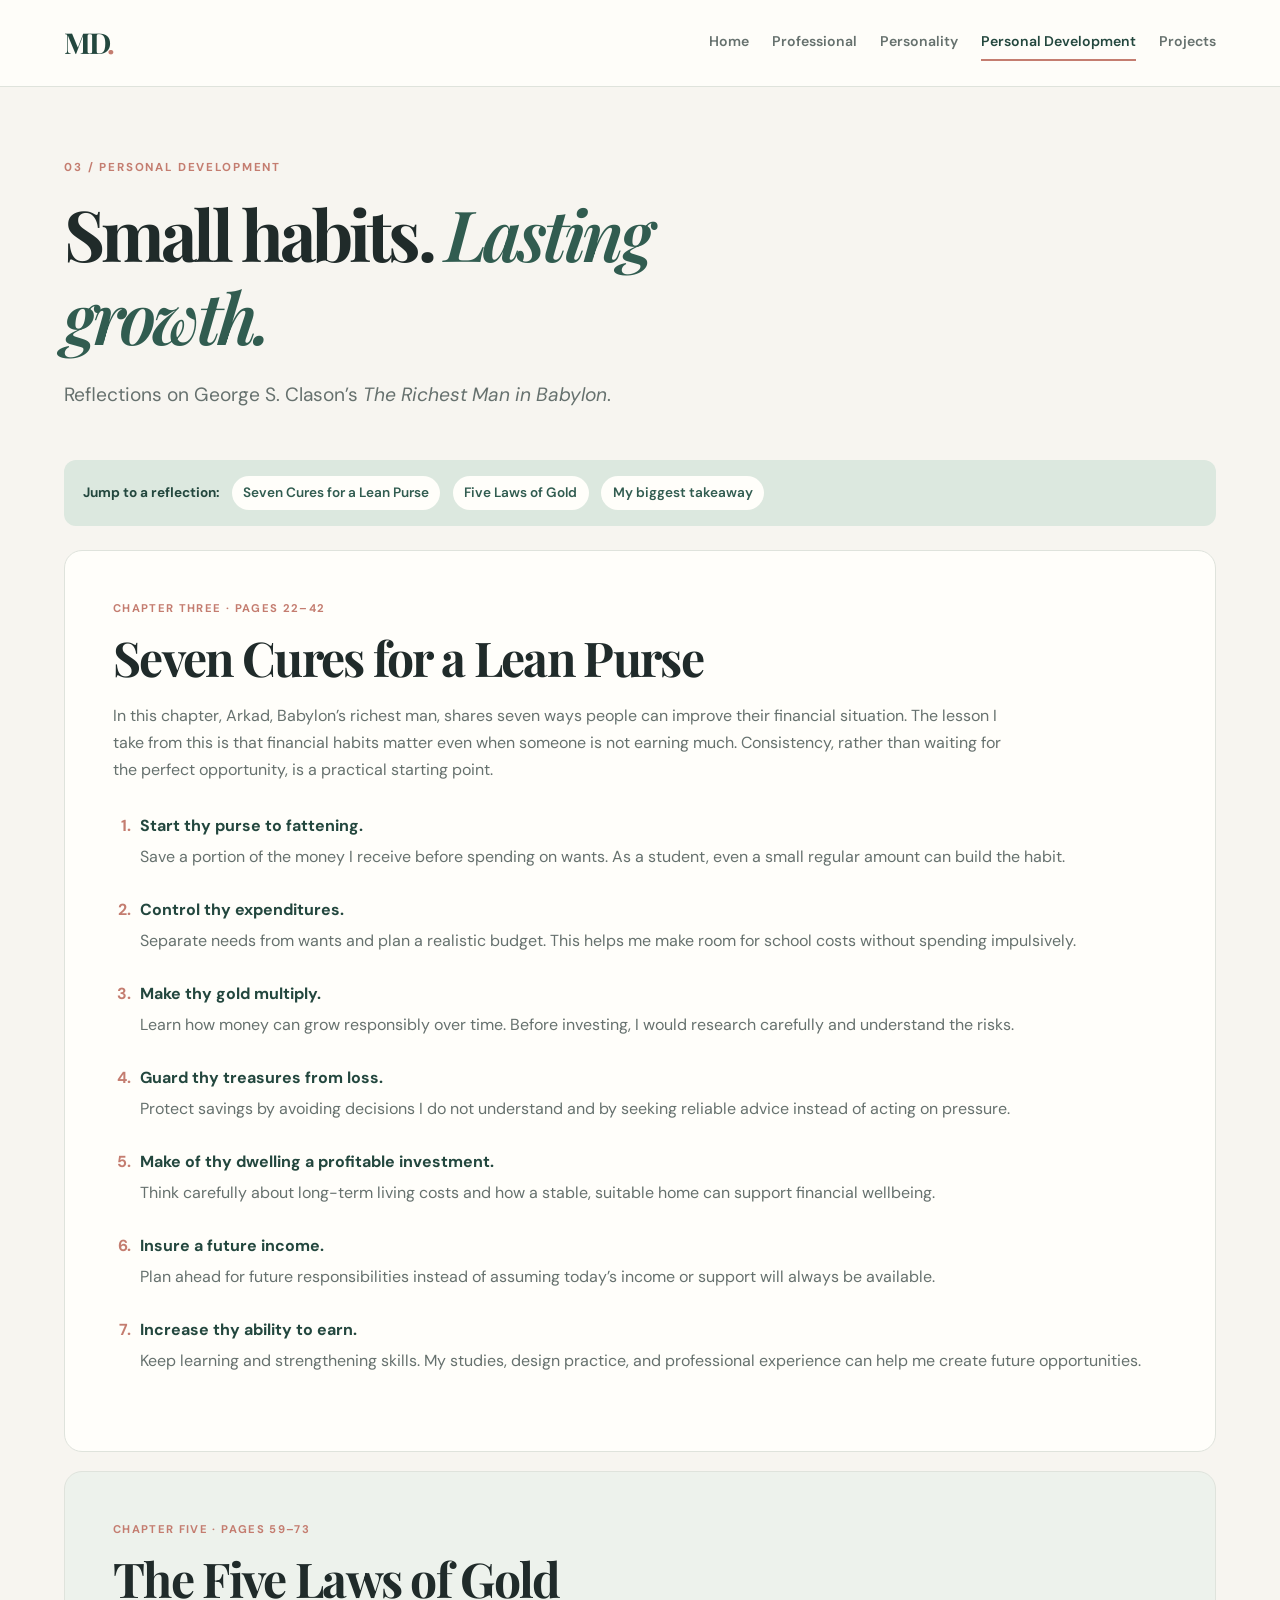
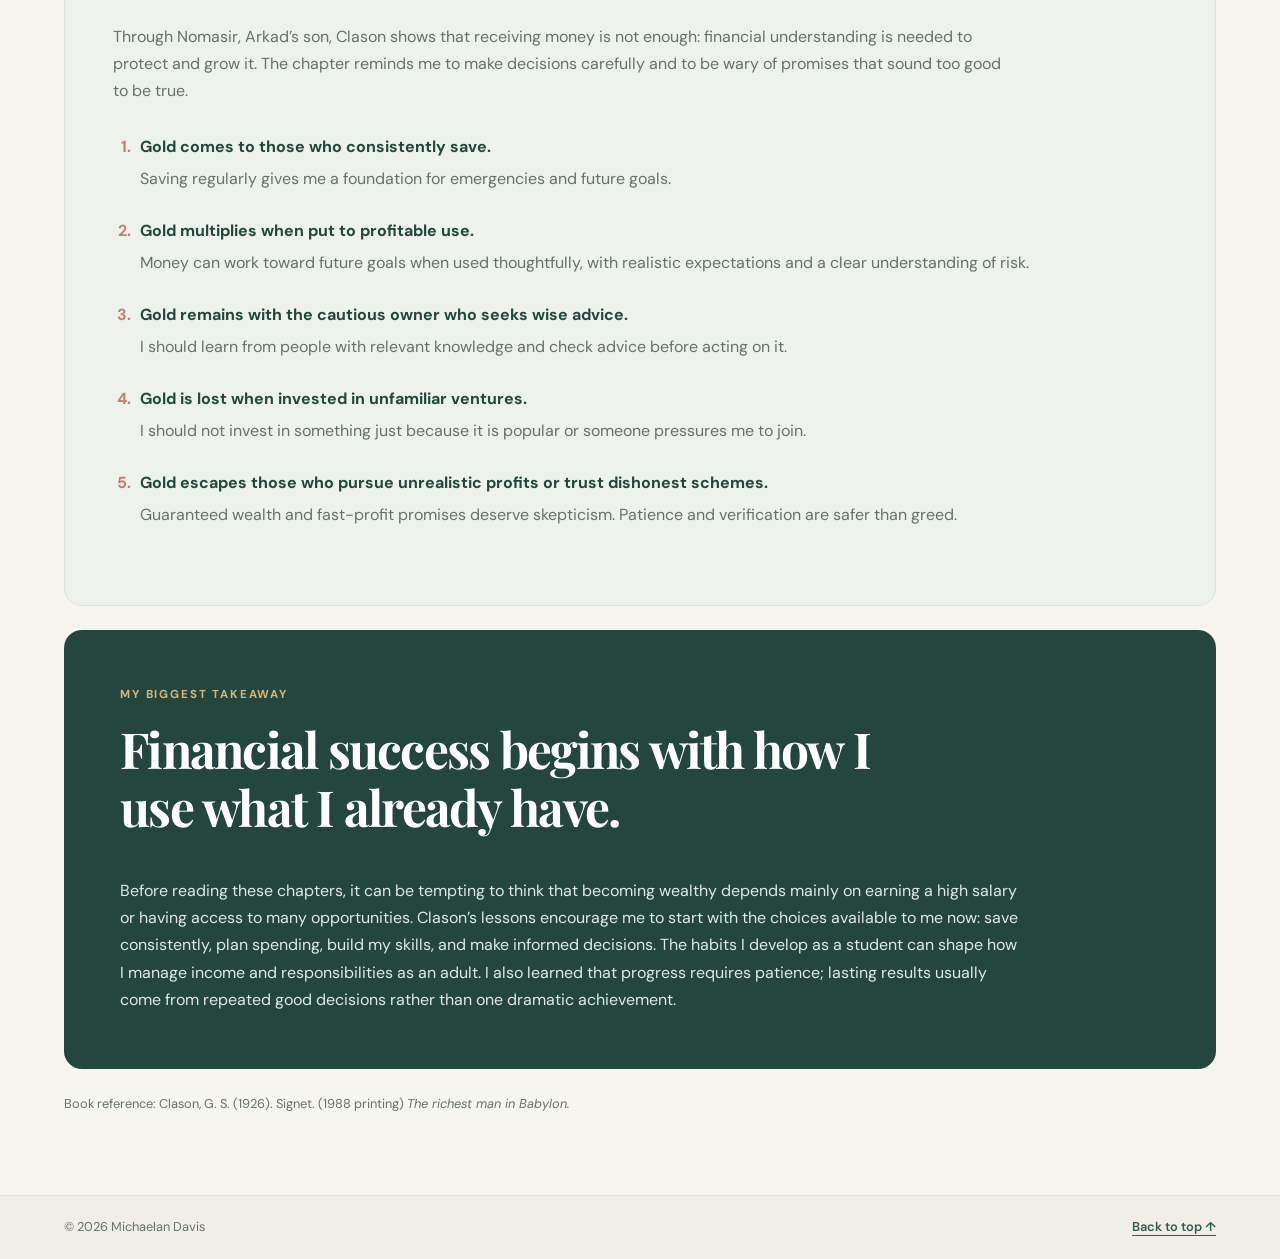
<file: development.html>
<!DOCTYPE html>
<html>
<head><meta name="viewport" content="width=device-width, initial-scale=1.0"><title>Personal Development | Michaelan Davis</title>
  <link href="https://fonts.googleapis.com/css2?family=DM+Sans:wght@400;500;600;700&family=Playfair+Display:wght@600;700&display=swap" rel="stylesheet"><link rel="stylesheet" href="../style.css">
</head>
<body>
   <header class="site-header"><a class="brand" href="index.html">MD<span>.</span></a><nav aria-label="Main navigation"><a href="index.html">Home</a><a href="professional.html">Professional</a><a href="personality.html">Personality</a><a class="active" href="development.html">Personal Development</a><a href="projects.html">Projects</a></nav></header>
   <main class="wrap page-main"><section class="page-heading"><p class="eyebrow">03 / PERSONAL DEVELOPMENT</p><h1>Small habits. <em>Lasting growth.</em></h1><p class="lead">Reflections on George S. Clason’s <em>The Richest Man in Babylon</em>.</p></section>
   <div class="chapter-nav"><span>Jump to a reflection:</span><a href="#seven-cures">Seven Cures for a Lean Purse</a><a href="#five-laws">Five Laws of Gold</a><a href="#takeaway">My biggest takeaway</a></div>
   <section id="seven-cures" class="reading-section"><div class="chapter-label">CHAPTER THREE · PAGES 22–42</div>
      <h2>Seven Cures for a Lean Purse</h2><p>In this chapter, Arkad, Babylon’s richest man, shares seven ways people can improve their financial situation. The lesson I take from this is that financial habits matter even when someone is not earning much. Consistency, rather than waiting for the perfect opportunity, is a practical starting point.</p><ol class="numbered-lessons"><li><strong>Start thy purse to fattening.</strong><p>Save a portion of the money I receive before spending on wants. As a student, even a small regular amount can build the habit.</p></li><li><strong>Control thy expenditures.</strong><p>Separate needs from wants and plan a realistic budget. This helps me make room for school costs without spending impulsively.</p></li><li><strong>Make thy gold multiply.</strong><p>Learn how money can grow responsibly over time. Before investing, I would research carefully and understand the risks.</p></li><li><strong>Guard thy treasures from loss.</strong><p>Protect savings by avoiding decisions I do not understand and by seeking reliable advice instead of acting on pressure.</p></li><li><strong>Make of thy dwelling a profitable investment.</strong><p>Think carefully about long-term living costs and how a stable, suitable home can support financial wellbeing.</p></li><li><strong>Insure a future income.</strong><p>Plan ahead for future responsibilities instead of assuming today’s income or support will always be available.</p></li><li><strong>Increase thy ability to earn.</strong><p>Keep learning and strengthening skills. My studies, design practice, and professional experience can help me create future opportunities.</p></li></ol></section>
   <section id="five-laws" class="reading-section alternate"><div class="chapter-label">CHAPTER FIVE · PAGES 59–73</div>
      <h2>The Five Laws of Gold</h2><p>Through Nomasir, Arkad’s son, Clason shows that receiving money is not enough: financial understanding is needed to protect and grow it. The chapter reminds me to make decisions carefully and to be wary of promises that sound too good to be true.</p><ol class="numbered-lessons"><li><strong>Gold comes to those who consistently save.</strong><p>Saving regularly gives me a foundation for emergencies and future goals.</p></li><li><strong>Gold multiplies when put to profitable use.</strong><p>Money can work toward future goals when used thoughtfully, with realistic expectations and a clear understanding of risk.</p></li><li><strong>Gold remains with the cautious owner who seeks wise advice.</strong><p>I should learn from people with relevant knowledge and check advice before acting on it.</p></li><li><strong>Gold is lost when invested in unfamiliar ventures.</strong><p>I should not invest in something just because it is popular or someone pressures me to join.</p></li><li><strong>Gold escapes those who pursue unrealistic profits or trust dishonest schemes.</strong><p>Guaranteed wealth and fast-profit promises deserve skepticism. Patience and verification are safer than greed.</p></li></ol></section>
   <section id="takeaway" class="takeaway-panel"><p class="eyebrow">MY BIGGEST TAKEAWAY</p>
      <h2>Financial success begins with how I use what I already have.</h2><p>Before reading these chapters, it can be tempting to think that becoming wealthy depends mainly on earning a high salary or having access to many opportunities. Clason’s lessons encourage me to start with the choices available to me now: save consistently, plan spending, build my skills, and make informed decisions. The habits I develop as a student can shape how I manage income and responsibilities as an adult. I also learned that progress requires patience; lasting results usually come from repeated good decisions rather than one dramatic achievement.</p></section>
   <p class="source-note">Book reference: Clason, G. S. (1926). Signet. (1988 printing) <em>The richest man in Babylon.</em></p></main>
   <footer class="site-footer"><div class="wrap footer-inner"><span>© 2026 Michaelan Davis</span><a href="#top">Back to top ↑</a></div></footer>
</body>
</html>
</file>
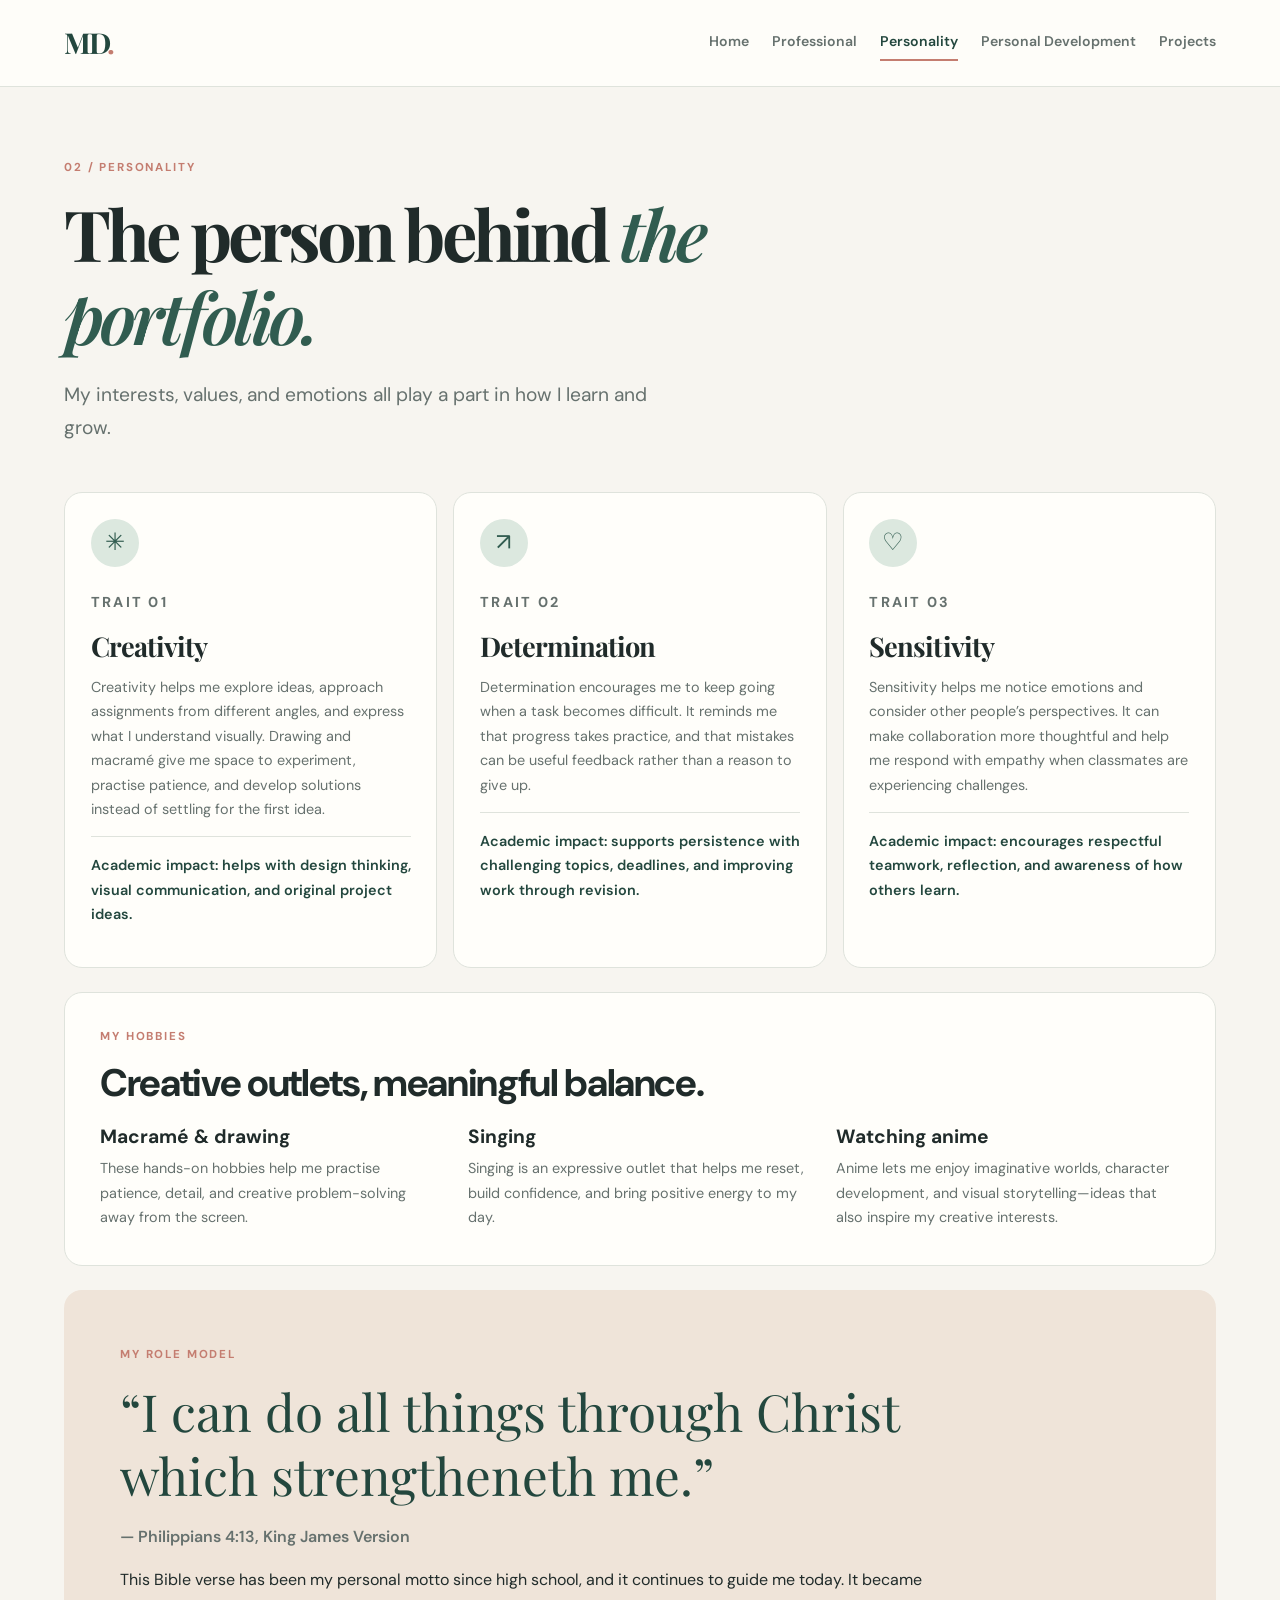
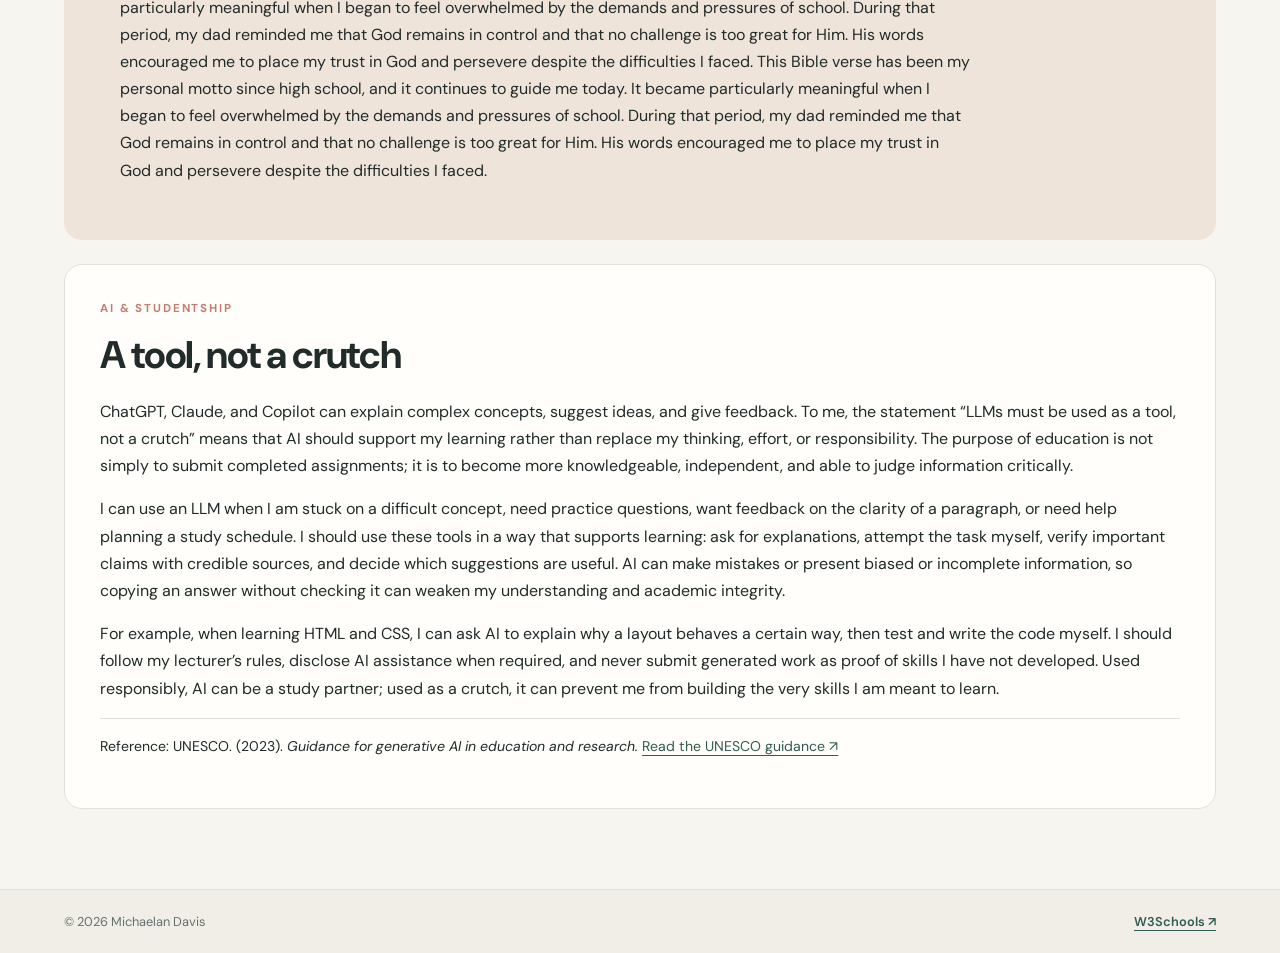
<file: personality.html>
<!DOCTYPE html>
<html>
<head>
   <meta name="viewport" content="width=device-width, initial-scale=1.0">
   <title>Personality | Michaelan Davis</title>
   <link href="https://fonts.googleapis.com/css2?family=DM+Sans:wght@400;500;600;700&family=Playfair+Display:wght@600;700&display=swap" rel="stylesheet"><link rel="stylesheet" href="../style.css">
</head>
<body>
<header class="site-header"><a class="brand" href="index.html">MD<span>.</span></a><nav aria-label="Main navigation"><a href="index.html">Home</a><a href="professional.html">Professional</a><a class="active" href="personality.html">Personality</a><a href="development.html">Personal Development</a><a href="projects.html">Projects</a></nav></header>
   <main class="wrap page-main"><section class="page-heading"><p class="eyebrow">02 / PERSONALITY</p><h1>The person behind <em>the portfolio.</em></h1><p class="lead">My interests, values, and emotions all play a part in how I learn and grow.</p></section>
   <section class="trait-grid"><article class="trait-card"><span class="trait-symbol">✳</span><p class="eyebrow">
      TRAIT 01</p><h2>Creativity</h2><p>Creativity helps me explore ideas, approach assignments from different angles, and express what I understand visually. Drawing and macramé give me space to experiment, practise patience, and develop solutions instead of settling for the first idea.</p><p class="impact">Academic impact: helps with design thinking, visual communication, and original project ideas.</p></article><article class="trait-card"><span class="trait-symbol">↗</span><p class="eyebrow">
      TRAIT 02</p><h2>Determination</h2><p>Determination encourages me to keep going when a task becomes difficult. It reminds me that progress takes practice, and that mistakes can be useful feedback rather than a reason to give up.</p><p class="impact">Academic impact: supports persistence with challenging topics, deadlines, and improving work through revision.</p></article><article class="trait-card"><span class="trait-symbol">♡</span><p class="eyebrow">
      TRAIT 03</p><h2>Sensitivity</h2><p>Sensitivity helps me notice emotions and consider other people’s perspectives. It can make collaboration more thoughtful and help me respond with empathy when classmates are experiencing challenges.</p><p class="impact">Academic impact: encourages respectful teamwork, reflection, and awareness of how others learn.</p></article>
   </section>
<section class="content-panel section-gap">
   <p class="eyebrow">MY HOBBIES</p><h2>Creative outlets, meaningful balance.</h2><div class="hobby-grid"><div>
   <h3>Macramé & drawing</h3><p>These hands-on hobbies help me practise patience, detail, and creative problem-solving away from the screen.</p></div>
   <div><h3>Singing</h3><p>Singing is an expressive outlet that helps me reset, build confidence, and bring positive energy to my day.</p></div>
   <div><h3>Watching anime</h3><p>Anime lets me enjoy imaginative worlds, character development, and visual storytelling—ideas that also inspire my creative interests.</p></div></div>
   </section>
<section class="quote-panel section-gap"><p class="eyebrow">MY ROLE MODEL</p>
   <blockquote>“I can do all things through Christ which strengtheneth me.”</blockquote>
   <p>— Philippians 4:13, King James Version</p>
   <p>This Bible verse has been my personal motto since high school, and it continues to guide me today. 
      It became particularly meaningful when I began to feel overwhelmed by the demands and pressures of school. 
      During that period, my dad reminded me that God remains in control and that no challenge is too great for Him. 
      His words encouraged me to place my trust in God and persevere despite the difficulties I faced.
      This Bible verse has been my personal motto since high school, and it continues to guide me today. 
      It became particularly meaningful when I began to feel overwhelmed by the demands and pressures of school. 
      During that period, my dad reminded me that God remains in control and that no challenge is too great for Him. 
      His words encouraged me to place my trust in God and persevere despite the difficulties I faced.
   </p>
</section>
<section class="content-panel section-gap"><p class="eyebrow">AI & STUDENTSHIP</p>
   <h2>A tool, not a crutch</h2><p>ChatGPT, Claude, and Copilot can explain complex concepts, suggest ideas, and give feedback. 
       To me, the statement “LLMs must be used as a tool, not a crutch” means that AI should support my learning rather than replace my thinking, effort, or responsibility. 
       The purpose of education is not simply to submit completed assignments; it is to become more knowledgeable, independent, and able to judge information critically.</p>
      <p>I can use an LLM when I am stuck on a difficult concept, need practice questions, want feedback on the clarity of a paragraph, or need help planning a study schedule. 
         I should use these tools in a way that supports learning: ask for explanations, attempt the task myself, verify important claims with credible sources, and decide which suggestions are useful. 
         AI can make mistakes or present biased or incomplete information, so copying an answer without checking it can weaken my understanding and academic integrity.</p>
      <p>For example, when learning HTML and CSS, I can ask AI to explain why a layout behaves a certain way, then test and write the code myself. 
         I should follow my lecturer’s rules, disclose AI assistance when required, and never submit generated work as proof of skills I have not developed. 
		 Used responsibly, AI can be a study partner; used as a crutch, it can prevent me from building the very skills I am meant to learn.</p>
	  <p class="reference-line">Reference: UNESCO. (2023). <em>Guidance for generative AI in education and research.</em> <a href="https://www.unesco.org/en/articles/guidance-generative-ai-education-and-research" target="_blank" rel="noopener">Read the UNESCO guidance ↗</a></p>
</section>
</main><footer class="site-footer"><div class="wrap footer-inner"><span>© 2026 Michaelan Davis</span><a href="https://www.w3schools.com/" target="_blank" rel="noopener">W3Schools ↗</a></div></footer>
</body>
</html>
</file>
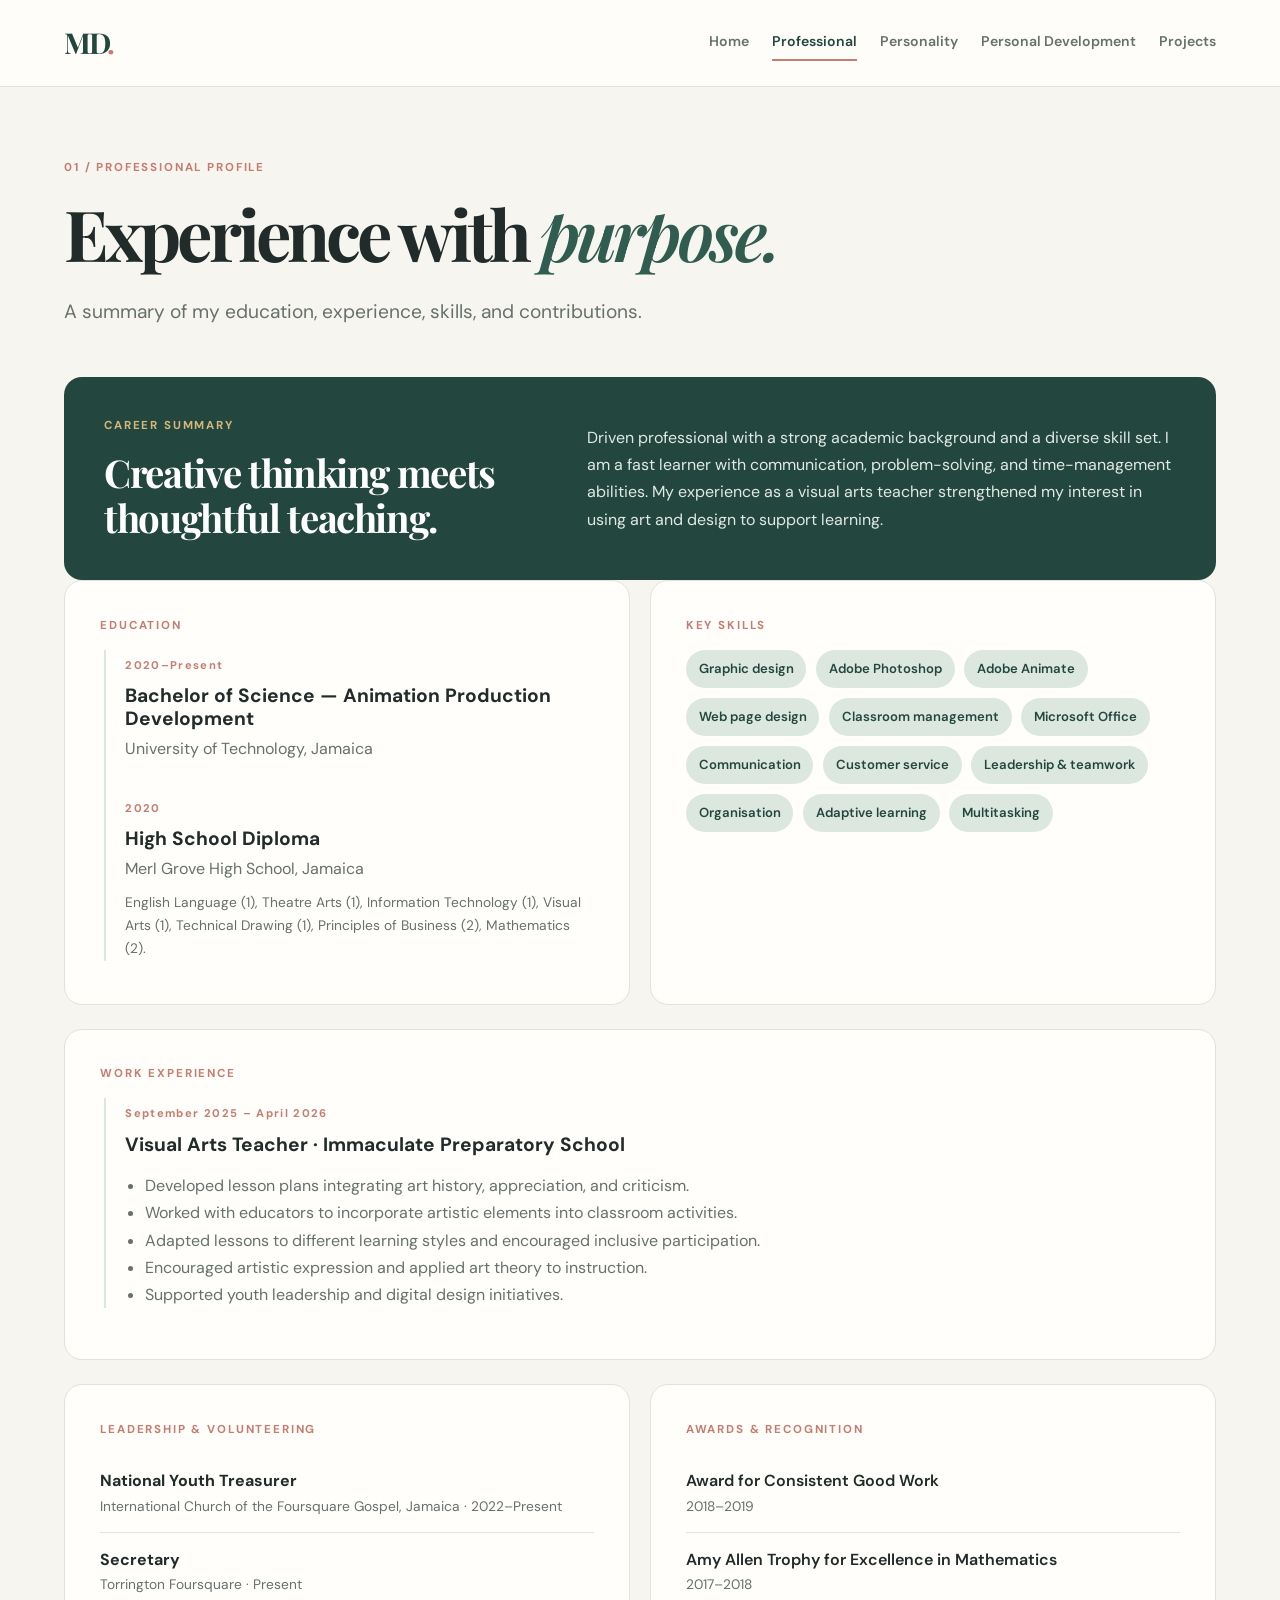
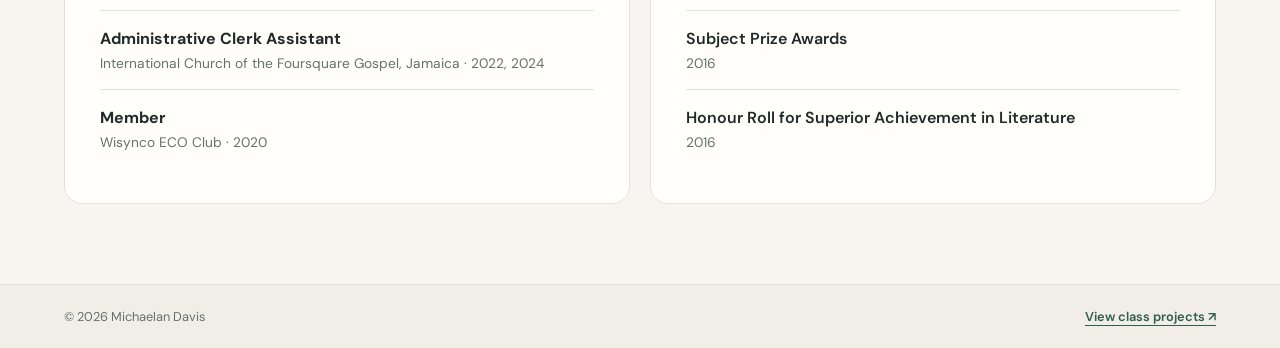
<file: professional.html>
<!DOCTYPE html>
<html>
<head>
  <meta name="viewport" content="width=device-width, initial-scale=1.0">
  <title>Professional | Michaelan Davis</title>
  <link href="https://fonts.googleapis.com/css2?family=DM+Sans:wght@400;500;600;700&family=Playfair+Display:wght@600;700&display=swap" rel="stylesheet">
  <link rel="stylesheet" href="../style.css">
</head>
<body>
<header class="site-header"><a class="brand" href="index.html">MD<span>.</span></a><nav aria-label="Main navigation"><a href="index.html">Home</a><a class="active" href="professional.html">Professional</a><a href="personality.html">Personality</a><a href="development.html">Personal Development</a><a href="projects.html">Projects</a></nav></header>
<main class="wrap page-main">
  <section class="page-heading"><p class="eyebrow">01 / PROFESSIONAL PROFILE</p><h1>Experience with <em>purpose.</em></h1><p class="lead">A summary of my education, experience, skills, and contributions.</p></section>
  <section class="profile-banner"><div><p class="eyebrow">CAREER SUMMARY</p><h2>Creative thinking meets thoughtful teaching.</h2></div><p>Driven professional with a strong academic background and a diverse skill set. I am a fast learner with communication, problem-solving, and time-management abilities. My experience as a visual arts teacher strengthened my interest in using art and design to support learning.</p></section>
  <div class="two-column">
    <section class="content-panel"><p class="eyebrow">EDUCATION</p><div class="timeline-item"><span class="date">2020–Present</span><h3>Bachelor of Science — Animation Production Development</h3><p>University of Technology, Jamaica</p></div><div class="timeline-item"><span class="date">2020</span><h3>High School Diploma</h3><p>Merl Grove High School, Jamaica</p><p class="muted">English Language (1), Theatre Arts (1), Information Technology (1), Visual Arts (1), Technical Drawing (1), Principles of Business (2), Mathematics (2).</p></div></section>
    <section class="content-panel"><p class="eyebrow">KEY SKILLS</p><ul class="tag-list"><li>Graphic design</li><li>Adobe Photoshop</li><li>Adobe Animate</li><li>Web page design</li><li>Classroom management</li><li>Microsoft Office</li><li>Communication</li><li>Customer service</li><li>Leadership & teamwork</li><li>Organisation</li><li>Adaptive learning</li><li>Multitasking</li></ul></section>
  </div>
  <section class="content-panel section-gap"><p class="eyebrow">WORK EXPERIENCE</p><div class="timeline-item"><span class="date">September 2025 – April 2026</span><h3>Visual Arts Teacher · Immaculate Preparatory School</h3><ul><li>Developed lesson plans integrating art history, appreciation, and criticism.</li><li>Worked with educators to incorporate artistic elements into classroom activities.</li><li>Adapted lessons to different learning styles and encouraged inclusive participation.</li><li>Encouraged artistic expression and applied art theory to instruction.</li><li>Supported youth leadership and digital design initiatives.</li></ul></div></section>
  <div class="two-column section-gap"><section class="content-panel"><p class="eyebrow">LEADERSHIP & VOLUNTEERING</p><ul class="clean-list"><li><strong>National Youth Treasurer</strong><span>International Church of the Foursquare Gospel, Jamaica · 2022–Present</span></li><li><strong>Secretary</strong><span>Torrington Foursquare · Present</span></li><li><strong>Administrative Clerk Assistant</strong><span>International Church of the Foursquare Gospel, Jamaica · 2022, 2024</span></li><li><strong>Member</strong><span>Wisynco ECO Club · 2020</span></li></ul></section><section class="content-panel"><p class="eyebrow">AWARDS & RECOGNITION</p><ul class="clean-list"><li>Award for Consistent Good Work <span>2018–2019</span></li><li>Amy Allen Trophy for Excellence in Mathematics <span>2017–2018</span></li><li>Subject Prize Awards <span>2016</span></li><li>Honour Roll for Superior Achievement in Literature <span>2016</span></li></ul></section></div>
</main>
<footer class="site-footer"><div class="wrap footer-inner"><span>© 2026 Michaelan Davis</span><a href="projects.html">View class projects ↗</a></div></footer>
</body>
</html>
</file>
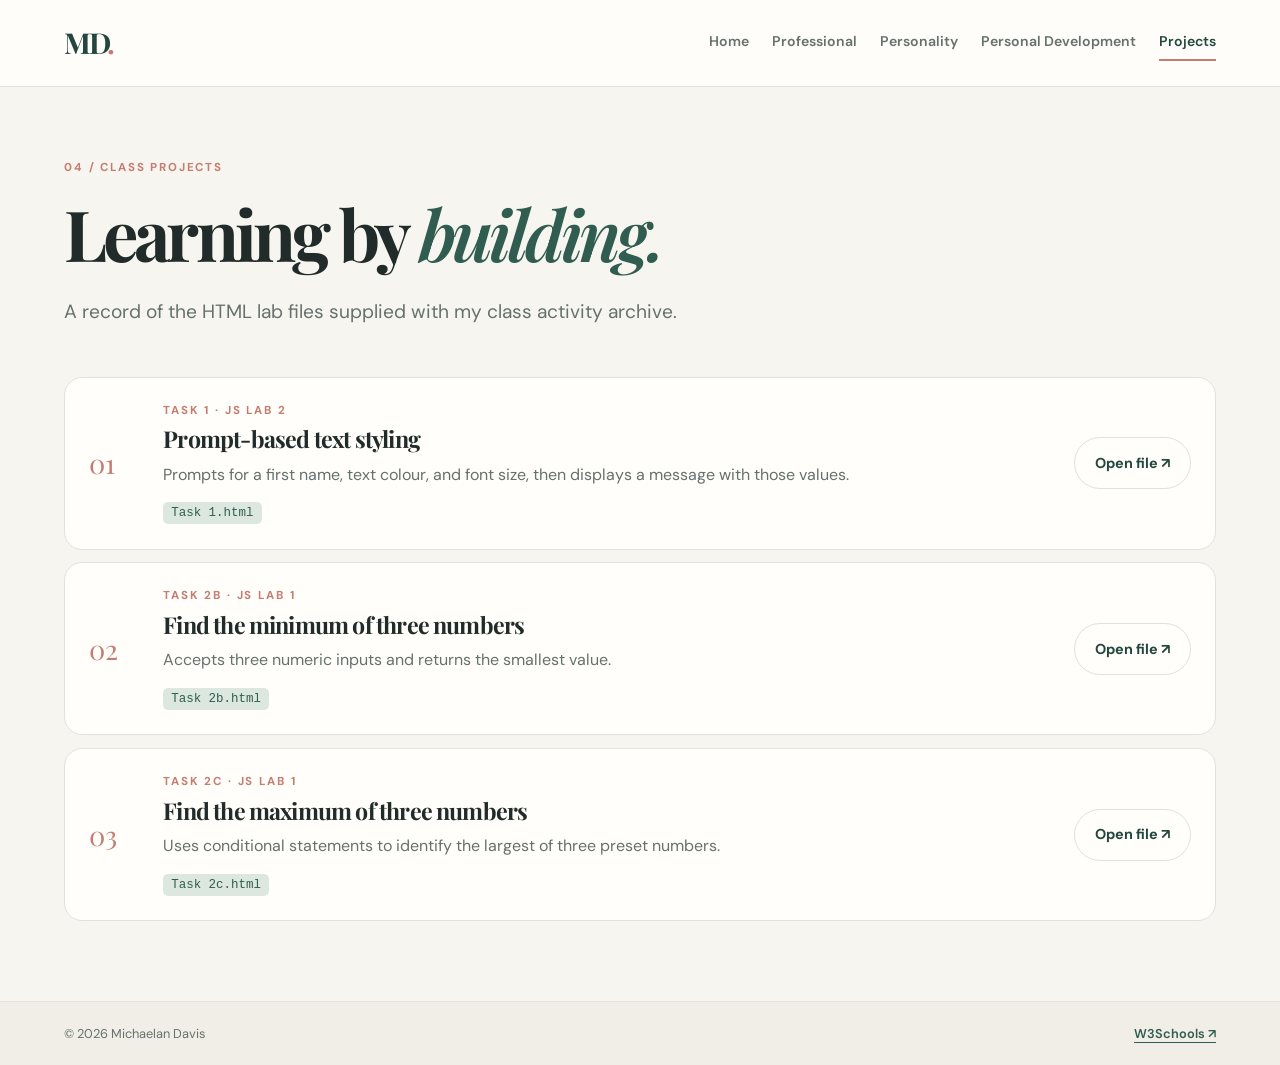
<file: projects.html>
<!DOCTYPE html>
<html>
<head><meta name="viewport" content="width=device-width, initial-scale=1.0"><title>Class Projects | Michaelan Davis</title>
   <link href="https://fonts.googleapis.com/css2?family=DM+Sans:wght@400;500;600;700&family=Playfair+Display:wght@600;700&display=swap" rel="stylesheet"><link rel="stylesheet" href="../style.css">
</head>
<body>
  <header class="site-header"><a class="brand" href="index.html">MD<span>.</span></a><nav aria-label="Main navigation"><a href="index.html">Home</a><a href="professional.html">Professional</a><a href="personality.html">Personality</a><a href="development.html">Personal Development</a><a class="active" href="projects.html">Projects</a></nav></header>
   <main class="wrap page-main"><section class="page-heading"><p class="eyebrow">04 / CLASS PROJECTS</p><h1>Learning by <em>building.</em></h1><p class="lead">A record of the HTML lab files supplied with my class activity archive.</p></section>
     <section class="project-list"><article class="project-row"><div class="project-index">01</div><div><p class="eyebrow">TASK 1 · JS LAB 2</p><h2>Prompt-based text styling</h2><p>Prompts for a first name, text colour, and font size, then displays a message with those values.</p><span class="file-label">Task 1.html</span></div><a class="button button-light" href="../Assets/Class activity/Task%201.html" download>Open file ↗</a></article>
     <article class="project-row"><div class="project-index">02</div><div><p class="eyebrow">TASK 2B · JS LAB 1</p><h2>Find the minimum of three numbers</h2><p>Accepts three numeric inputs and returns the smallest value.</p><span class="file-label">Task 2b.html</span></div><a class="button button-light" href="../Assets/Class activity/Task%202b.html" download>Open file ↗</a></article>
     <article class="project-row"><div class="project-index">03</div><div><p class="eyebrow">TASK 2C · JS LAB 1</p><h2>Find the maximum of three numbers</h2><p>Uses conditional statements to identify the largest of three preset numbers.</p><span class="file-label">Task 2c.html</span></div><a class="button button-light" href="../Assets/Class activity/Task%202c.html" download>Open file ↗</a></article></section>
   </main>
  <footer class="site-footer"><div class="wrap footer-inner"><span>© 2026 Michaelan Davis</span><a href="https://www.w3schools.com/" target="_blank" rel="noopener">W3Schools ↗</a></div></footer>
</body>
</html>
</file>
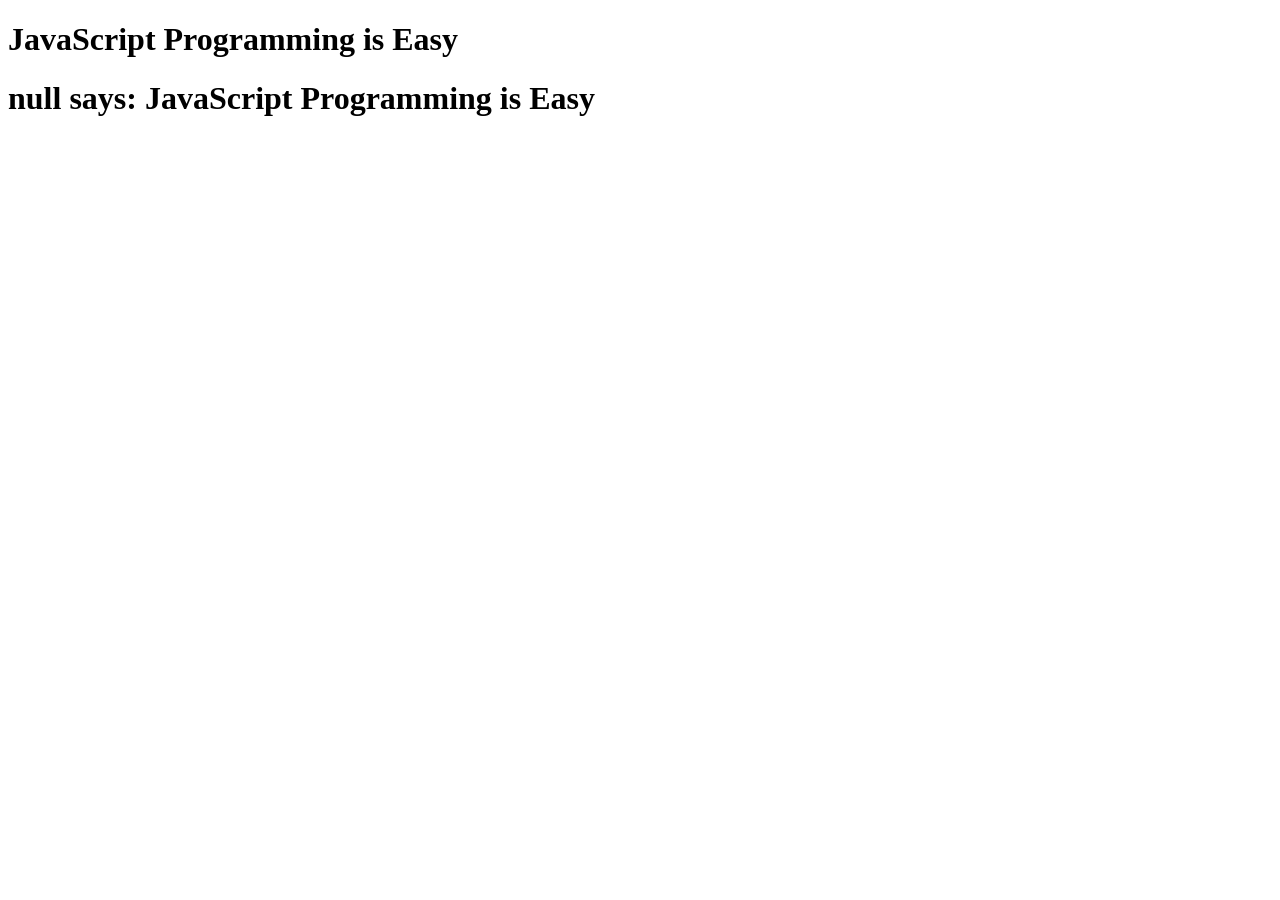
<file: Task 1.html>
<!DOCTYPE html>  <!--The doctype statement indicates the markup language of the document-->
<html>
<head>
    <title>JS-Lab 2</title>
    <script type="text/javascript">

        document.write("<h1>JavaScript Programming is Easy</h1>");

        var fname;
        fname = window.prompt("Enter your first name");
        document.write("<h1>" + fname + " says: JavaScript Programming is Easy</h1>");

        var colour, size;
        colour = window.prompt("Enter the colour of the message");
        size = window.prompt("Enter the font size of the message");

        document.body.style.color = colour;
        document.body.style.fontSize = size + "px";

    </script>
</head>
<body>
</body>
</html>
</file>
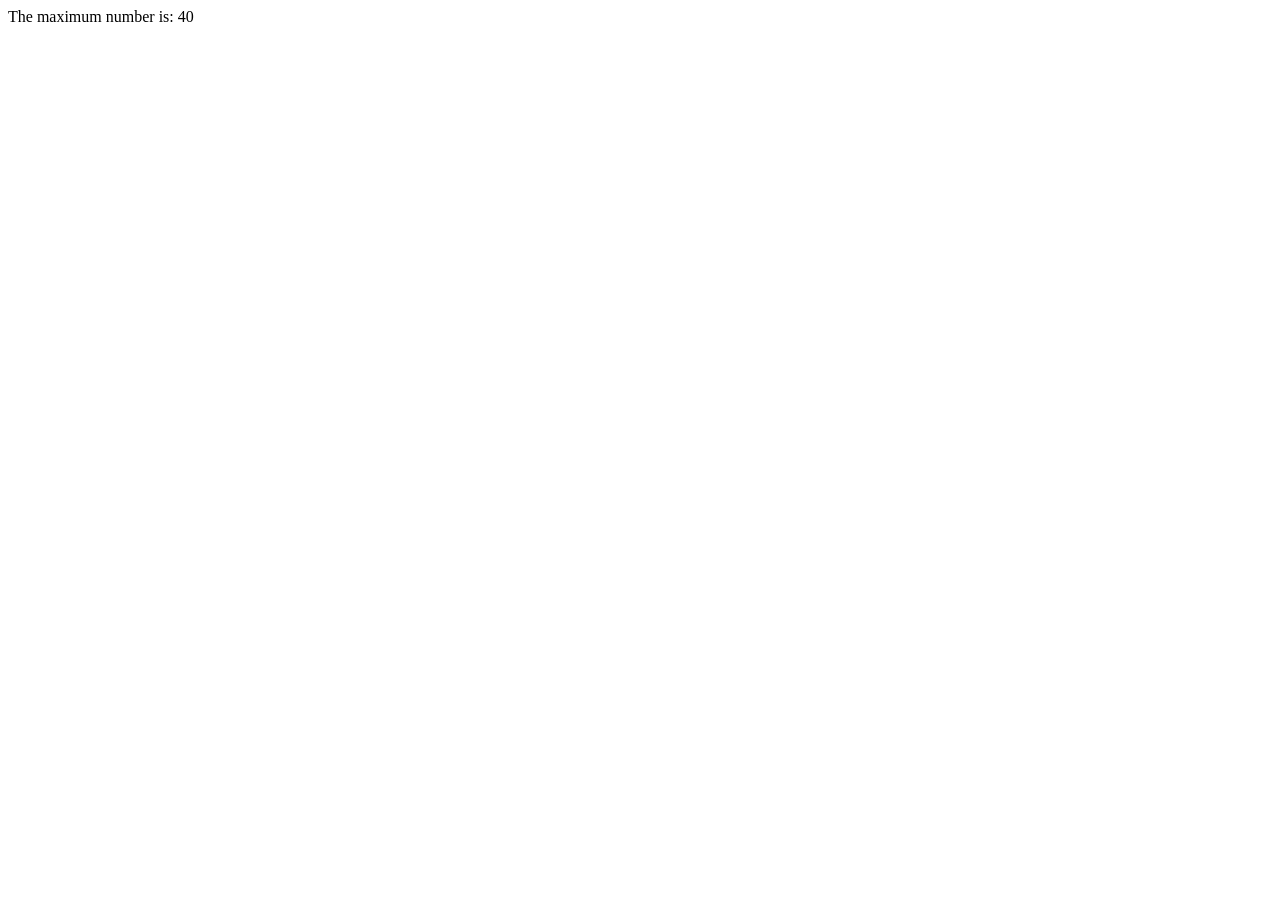
<file: Task 2c.html>
<!DOCTYPE html>  <!--The doctype statement indicates the markup language of the document-->
<html>
<head>
    <title>JS-Lab 1</title>
    <script type="text/javascript">
	
	    let num1 = 25;
        let num2 = 40;
        let num3 = 15;

        let maximum;

        if (num1 >= num2 && num1 >= num3) {
            maximum = num1;
        } else if (num2 >= num1 && num2 >= num3) {
            maximum = num2;
        } else {
            maximum = num3;
        }

        document.write("The maximum number is: " + maximum);
         
    </script>
</head>
<body>
</body>
</html>
</file>
<file: style.css>
/* Michaelan Davis Portfolio — plain CSS3; no JavaScript or frameworks */
:root {
  --ink: #202b2a;
  --muted: #66716e;
  --paper: #f7f5f0;
  --surface: #fffefa;
  --green: #315c50;
  --green-dark: #23473e;
  --sage: #dce8df;
  --rose: #c47d70;
  --line: #dfe3dc;
  --gold: #d5b77b;
  --font-body: "DM Sans", Arial, sans-serif;
  --font-display: "Playfair Display", Georgia, serif;
  --root-weight: 400;
  --radius: 18px;
  --shadow: 0 16px 45px rgba(32, 43, 42, .08);
}
* { box-sizing: border-box; }
html { scroll-behavior: smooth; scroll-padding-top: 2rem; }
body { margin: 0; background: var(--paper); color: var(--ink); font-family: var(--font-body); font-size: 16px; font-weight: var(--root-weight); line-height: 1.7; }
img { max-width: 100%; display: block; }
a { color: var(--green); text-underline-offset: 4px; }
a:hover { color: var(--rose); }
a:focus-visible { outline: 3px solid var(--gold); outline-offset: 4px; }
.site-header { display: flex; align-items: center; justify-content: space-between; gap: 2rem; padding: 1.15rem max(5vw, calc((100vw - 1160px)/2)); background: rgba(255,254,250,.94); border-bottom: 1px solid var(--line); }
.brand { color: var(--green-dark); font-family: var(--font-display); font-size: 1.8rem; font-weight: 700; letter-spacing: -.08em; text-decoration: none; }
.brand span { color: var(--rose); }
nav { display: flex; align-items: center; justify-content: flex-end; gap: clamp(.6rem, 1.8vw, 1.6rem); flex-wrap: wrap; }
nav a { color: var(--muted); font-size: .88rem; font-weight: 600; text-decoration: none; padding: .35rem 0; border-bottom: 2px solid transparent; }
nav a:hover, nav a.active { color: var(--green-dark); border-color: var(--rose); }
.wrap { width: min(1160px, 90%); margin-inline: auto; }
.hero { display: grid; grid-template-columns: 1.12fr .88fr; gap: clamp(2rem, 6vw, 6rem); align-items: center; padding-block: clamp(3.5rem, 8vw, 7rem); }
.eyebrow { color: var(--rose); font-size: .72rem; font-weight: 700; letter-spacing: .16em; line-height: 1.5; margin: 0 0 1rem; }
h1, h2, h3, p { margin-top: 0; }
h1, h2, h3 { line-height: 1.18; }
h1, .intro-band h2, .quote-panel blockquote { font-family: var(--font-display); }
h1 { font-size: clamp(2.6rem, 6vw, 5.1rem); letter-spacing: -.055em; margin-bottom: 1.3rem; max-width: 750px; }
h1 em { color: var(--green); font-weight: 600; }
h2 { font-size: clamp(1.6rem, 3vw, 2.4rem); letter-spacing: -.035em; }
h3 { font-size: 1.2rem; }
.lead { color: var(--muted); font-size: clamp(1.05rem, 1.6vw, 1.2rem); max-width: 620px; }
.hero-actions { display: flex; align-items: center; gap: 1.4rem; flex-wrap: wrap; margin: 2rem 0 2.5rem; }
.button { display: inline-flex; align-items: center; gap: .7rem; border: 1px solid var(--green); border-radius: 999px; background: var(--green); color: white; padding: .8rem 1.25rem; font-size: .9rem; font-weight: 700; text-decoration: none; transition: transform .2s ease, background .2s ease; }
.button:hover { background: var(--green-dark); color: white; transform: translateY(-2px); }
.button-light { color: var(--green-dark); background: transparent; border-color: var(--line); white-space: nowrap; }
.button-light:hover { background: var(--sage); color: var(--green-dark); }
.text-link { font-size: .9rem; font-weight: 700; text-decoration-thickness: 1px; }
.mini-facts { display: flex; gap: 2.5rem; padding-top: 1.2rem; border-top: 1px solid var(--line); max-width: 470px; }
.mini-facts div { display: grid; gap: .1rem; }
.mini-facts strong { font-size: .9rem; }
.mini-facts span, .muted { color: var(--muted); font-size: .86rem; }
.portrait-card { max-width: 430px; justify-self: center; background: var(--surface); border: 1px solid var(--line); border-radius: 180px 180px 22px 22px; padding: 1.1rem 1.1rem 1.4rem; box-shadow: var(--shadow); text-align: center; transform: rotate(1deg); }
.portrait-card img { width: 100%; aspect-ratio: 4 / 5; object-fit: cover; object-position: center top; border-radius: 170px 170px 14px 14px; }
.portrait-label { display: block; color: var(--green); font-size: .75rem; font-weight: 700; letter-spacing: .12em; padding: .7rem; text-transform: uppercase; }
.portrait-card p { font-family: var(--font-display); font-size: 1.1rem; line-height: 1.5; margin: 1rem .7rem .5rem; }
.portrait-card small { display: block; margin: .5rem .6rem 0; color: var(--muted); font-size: .7rem; line-height: 1.5; }
.intro-band { background: var(--sage); padding: 4rem 0; }
.band-inner { max-width: 800px; text-align: center; }
.band-inner h2 { font-family: var(--font-display); font-size: clamp(2rem, 4vw, 3.2rem); margin-bottom: 1rem; }
.band-inner p:last-child { max-width: 680px; margin: auto; color: #53635d; }
.card-grid { display: grid; grid-template-columns: repeat(4, 1fr); gap: 1rem; padding-block: 3rem 5rem; }
.feature-card { position: relative; min-height: 230px; display: flex; flex-direction: column; align-items: flex-start; background: var(--surface); border: 1px solid var(--line); border-radius: var(--radius); padding: 1.5rem; color: var(--ink); text-decoration: none; transition: transform .2s ease, box-shadow .2s ease; }
.feature-card:hover { transform: translateY(-5px); box-shadow: var(--shadow); color: var(--ink); }
.card-number, .date, .chapter-label { color: var(--rose); font-size: .7rem; font-weight: 700; letter-spacing: .12em; }
.feature-card h3 { margin: 1.8rem 0 .6rem; font-family: var(--font-display); font-size: 1.4rem; }
.feature-card p { color: var(--muted); font-size: .9rem; }
.arrow { margin-top: auto; align-self: flex-end; color: var(--green); font-size: 1.4rem; }
.site-footer { border-top: 1px solid var(--line); background: #f0eee7; color: var(--muted); font-size: .8rem; }
.footer-inner { display: flex; align-items: center; justify-content: space-between; gap: 1rem; padding-block: 1.3rem; flex-wrap: wrap; }
.footer-inner a { font-weight: 600; }
.page-main { padding-block: 4.5rem 5rem; }
.page-heading { margin-bottom: 3rem; max-width: 850px; }
.page-heading h1 { font-size: clamp(2.7rem, 5.5vw, 4.7rem); }
.profile-banner { display: grid; grid-template-columns: .85fr 1.15fr; gap: 3rem; align-items: center; padding: 2.5rem; border-radius: var(--radius); background: var(--green-dark); color: white; }
.profile-banner .eyebrow { color: var(--gold); }
.profile-banner h2 { font-family: var(--font-display); margin-bottom: 0; }
.profile-banner p:last-child { color: #e0e9e3; margin-bottom: 0; }
.two-column { display: grid; grid-template-columns: 1fr 1fr; gap: 1.2rem; }
.section-gap { margin-top: 1.5rem; }
.content-panel { background: var(--surface); border: 1px solid var(--line); border-radius: var(--radius); padding: clamp(1.4rem, 3vw, 2.2rem); }
.content-panel h2 { margin-bottom: 1.2rem; }
.timeline-item { border-left: 2px solid var(--sage); padding: 0 0 1.4rem 1.2rem; margin-left: .25rem; }
.timeline-item:last-child { padding-bottom: 0; }
.timeline-item h3 { margin: .5rem 0 .3rem; }
.timeline-item p { color: var(--muted); margin-bottom: .5rem; }
.timeline-item ul { padding-left: 1.2rem; color: var(--muted); }
.tag-list { display: flex; flex-wrap: wrap; gap: .6rem; padding: 0; margin: 0; list-style: none; }
.tag-list li { padding: .5rem .8rem; border-radius: 999px; background: var(--sage); color: var(--green-dark); font-size: .82rem; font-weight: 600; }
.clean-list { list-style: none; padding: 0; margin: 0; }
.clean-list li { padding: .85rem 0; border-bottom: 1px solid var(--line); font-weight: 600; }
.clean-list li:last-child { border-bottom: 0; }
.clean-list span { display: block; color: var(--muted); font-size: .86rem; font-weight: 400; }
.source-note { color: var(--muted); font-size: .8rem; margin: 1.5rem 0 0; }
.trait-grid { display: grid; grid-template-columns: repeat(3, 1fr); gap: 1rem; }
.trait-card { background: var(--surface); border: 1px solid var(--line); border-radius: var(--radius); padding: 1.6rem; }
.trait-symbol { display: grid; place-items: center; width: 48px; height: 48px; margin-bottom: 1.6rem; background: var(--sage); color: var(--green); border-radius: 50%; font-size: 1.5rem; }
.trait-card h2 { font-family: var(--font-display); font-size: 1.7rem; margin-bottom: .8rem; }
.trait-card p { color: var(--muted); font-size: .9rem; }
.trait-card .impact { padding-top: 1rem; border-top: 1px solid var(--line); color: var(--green-dark); font-weight: 600; }
.hobby-grid { display: grid; grid-template-columns: repeat(3, 1fr); gap: 1.5rem; }
.hobby-grid h3 { margin-bottom: .5rem; }
.hobby-grid p { color: var(--muted); font-size: .9rem; margin-bottom: 0; }
.quote-panel { padding: clamp(1.7rem, 5vw, 3.5rem); border-radius: var(--radius); background: #efe4d9; }
.quote-panel blockquote { max-width: 820px; font-size: clamp(1.8rem, 4vw, 3.3rem); line-height: 1.25; margin: 0 0 1rem; color: var(--green-dark); }
.quote-panel > p:nth-of-type(2) { color: var(--muted); font-weight: 600; }
.quote-panel > p:last-child { max-width: 850px; margin-bottom: 0; }
.reference-line { padding-top: 1rem; border-top: 1px solid var(--line); font-size: .88rem; }
.chapter-nav { display: flex; flex-wrap: wrap; align-items: center; gap: .8rem; margin-bottom: 1.5rem; padding: 1rem 1.2rem; background: var(--sage); border-radius: 12px; font-size: .85rem; }
.chapter-nav span { font-weight: 700; color: var(--green-dark); }
.chapter-nav a { padding: .35rem .7rem; border-radius: 999px; background: var(--surface); text-decoration: none; font-weight: 600; }
.reading-section { padding: clamp(1.5rem, 4vw, 3rem); background: var(--surface); border: 1px solid var(--line); border-radius: var(--radius); margin-top: 1.2rem; }
.reading-section.alternate { background: #edf2ec; }
.reading-section h2 { font-family: var(--font-display); font-size: clamp(2rem, 4vw, 3rem); margin: .7rem 0 1rem; }
.reading-section > p { max-width: 900px; color: var(--muted); }
.numbered-lessons { padding-left: 1.4rem; }
.numbered-lessons li { padding: .8rem 0 .8rem .3rem; }
.numbered-lessons li::marker { color: var(--rose); font-weight: 700; }
.numbered-lessons strong { color: var(--green-dark); }
.numbered-lessons p { margin: .25rem 0 0; color: var(--muted); }
.takeaway-panel { margin-top: 1.5rem; padding: clamp(1.8rem, 5vw, 3.5rem); border-radius: var(--radius); background: var(--green-dark); color: white; }
.takeaway-panel .eyebrow { color: var(--gold); }
.takeaway-panel h2 { max-width: 800px; font-family: var(--font-display); font-size: clamp(2rem, 4vw, 3.1rem); }
.takeaway-panel p:last-child { max-width: 900px; color: #e0e9e3; margin-bottom: 0; }
.notice { padding: 1.3rem 1.5rem; border-left: 4px solid var(--rose); background: #efe4d9; border-radius: 0 12px 12px 0; margin-bottom: 1.5rem; }
.notice p { margin: .4rem 0 0; color: #5c625e; }
.project-list { display: grid; gap: .8rem; }
.project-row { display: grid; grid-template-columns: 55px 1fr auto; gap: 1.2rem; align-items: center; padding: 1.5rem; background: var(--surface); border: 1px solid var(--line); border-radius: var(--radius); }
.project-index { font-family: var(--font-display); color: var(--rose); font-size: 1.7rem; }
.project-row .eyebrow { margin-bottom: .4rem; }
.project-row h2 { font-family: var(--font-display); font-size: 1.45rem; margin-bottom: .5rem; }
.project-row p:not(.eyebrow) { color: var(--muted); margin-bottom: .6rem; }
.file-label { font-family: monospace; color: var(--green); background: var(--sage); padding: .25rem .5rem; border-radius: 5px; font-size: .78rem; }
@media (max-width: 950px) {
  .site-header { align-items: flex-start; flex-direction: column; gap: .5rem; padding: 1rem 5%; }
  nav { justify-content: flex-start; gap: .5rem 1.1rem; }
  .hero { gap: 2rem; }
  .card-grid { grid-template-columns: repeat(2, 1fr); }
  .trait-grid { grid-template-columns: 1fr; }
  .trait-card { display: grid; grid-template-columns: 55px 1fr; column-gap: 1rem; }
  .trait-card .trait-symbol { grid-row: span 2; }
  .trait-card .eyebrow { align-self: end; }
  .trait-card h2 { grid-column: 2; }
  .trait-card p { grid-column: 1 / -1; }
  .trait-card .impact { grid-column: 1 / -1; }
}
@media (max-width: 600px) {
  body { font-size: 15px; }
  .hero { grid-template-columns: 1fr; padding-block: 3rem; }
  .hero-copy { order: 1; }
  .portrait-card { order: 0; width: min(100%, 340px); }
  h1 { font-size: clamp(2.6rem, 12vw, 4rem); }
  .mini-facts { gap: 1.2rem; }
  .card-grid, .two-column, .hobby-grid { grid-template-columns: 1fr; }
  .feature-card { min-height: 190px; }
  .profile-banner { grid-template-columns: 1fr; gap: 1rem; padding: 1.6rem; }
  .page-main { padding-block: 3rem; }
  .page-heading { margin-bottom: 2rem; }
  .content-panel { padding: 1.3rem; }
  .trait-card { display: block; }
  .trait-card .trait-symbol { margin-bottom: 1rem; }
  .project-row { grid-template-columns: 38px 1fr; gap: .7rem; }
  .project-row .button { grid-column: 2; justify-self: start; }
  .footer-inner { align-items: flex-start; flex-direction: column; gap: .4rem; }
  .chapter-nav { align-items: flex-start; flex-direction: column; }
}
@media (prefers-reduced-motion: reduce) {
  html { scroll-behavior: auto; }
  *, *::before, *::after { transition-duration: .01ms !important; }
}
</file>
